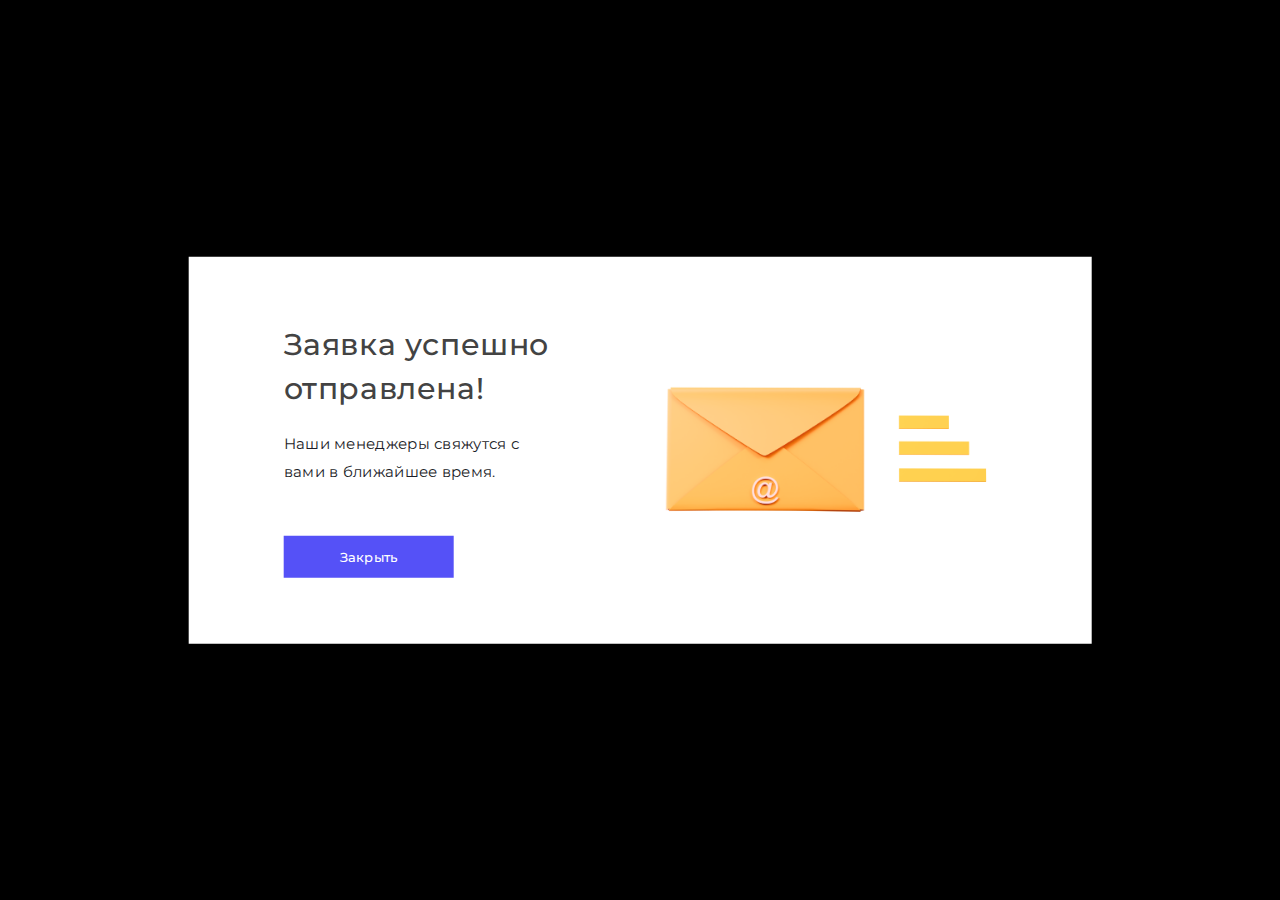
<file: 30.06/index.html>
<!DOCTYPE html>
<html lang="en">

<head>
    <meta charset="UTF-8">
    <meta http-equiv="X-UA-Compatible" content="IE=edge">
    <meta name="viewport" content="width=device-width, initial-scale=1.0">
    <title>Document</title>
    <link rel="stylesheet" href="style/style.css">
    <link rel="preconnect" href="https://fonts.googleapis.com">
    <link rel="preconnect" href="https://fonts.gstatic.com" crossorigin>
    <link href="https://fonts.googleapis.com/css2?family=Montserrat:ital,wght@0,100;0,200;0,300;0,400;0,500;0,600;0,700;0,800;0,900;1,100;1,200;1,300;1,400;1,500;1,600;1,700;1,800;1,900&display=swap" rel="stylesheet">
</head>

<body>
    <div class="wrapper">
        <div class="container">
            <div class="noti">
                <div class="noti__info">
                    <h2 class="title">
                        Заявка успешно отправлена!
                    </h2>
                    <p class="text">
                        Наши менеджеры свяжутся с вами в ближайшее время.
                    </p>
                    <button class="btn">
                        Закрыть
                    </button>
                </div>
                <div class="img">

                </div>
            </div>
        </div>
    </div>

</body>

</html>
</file>
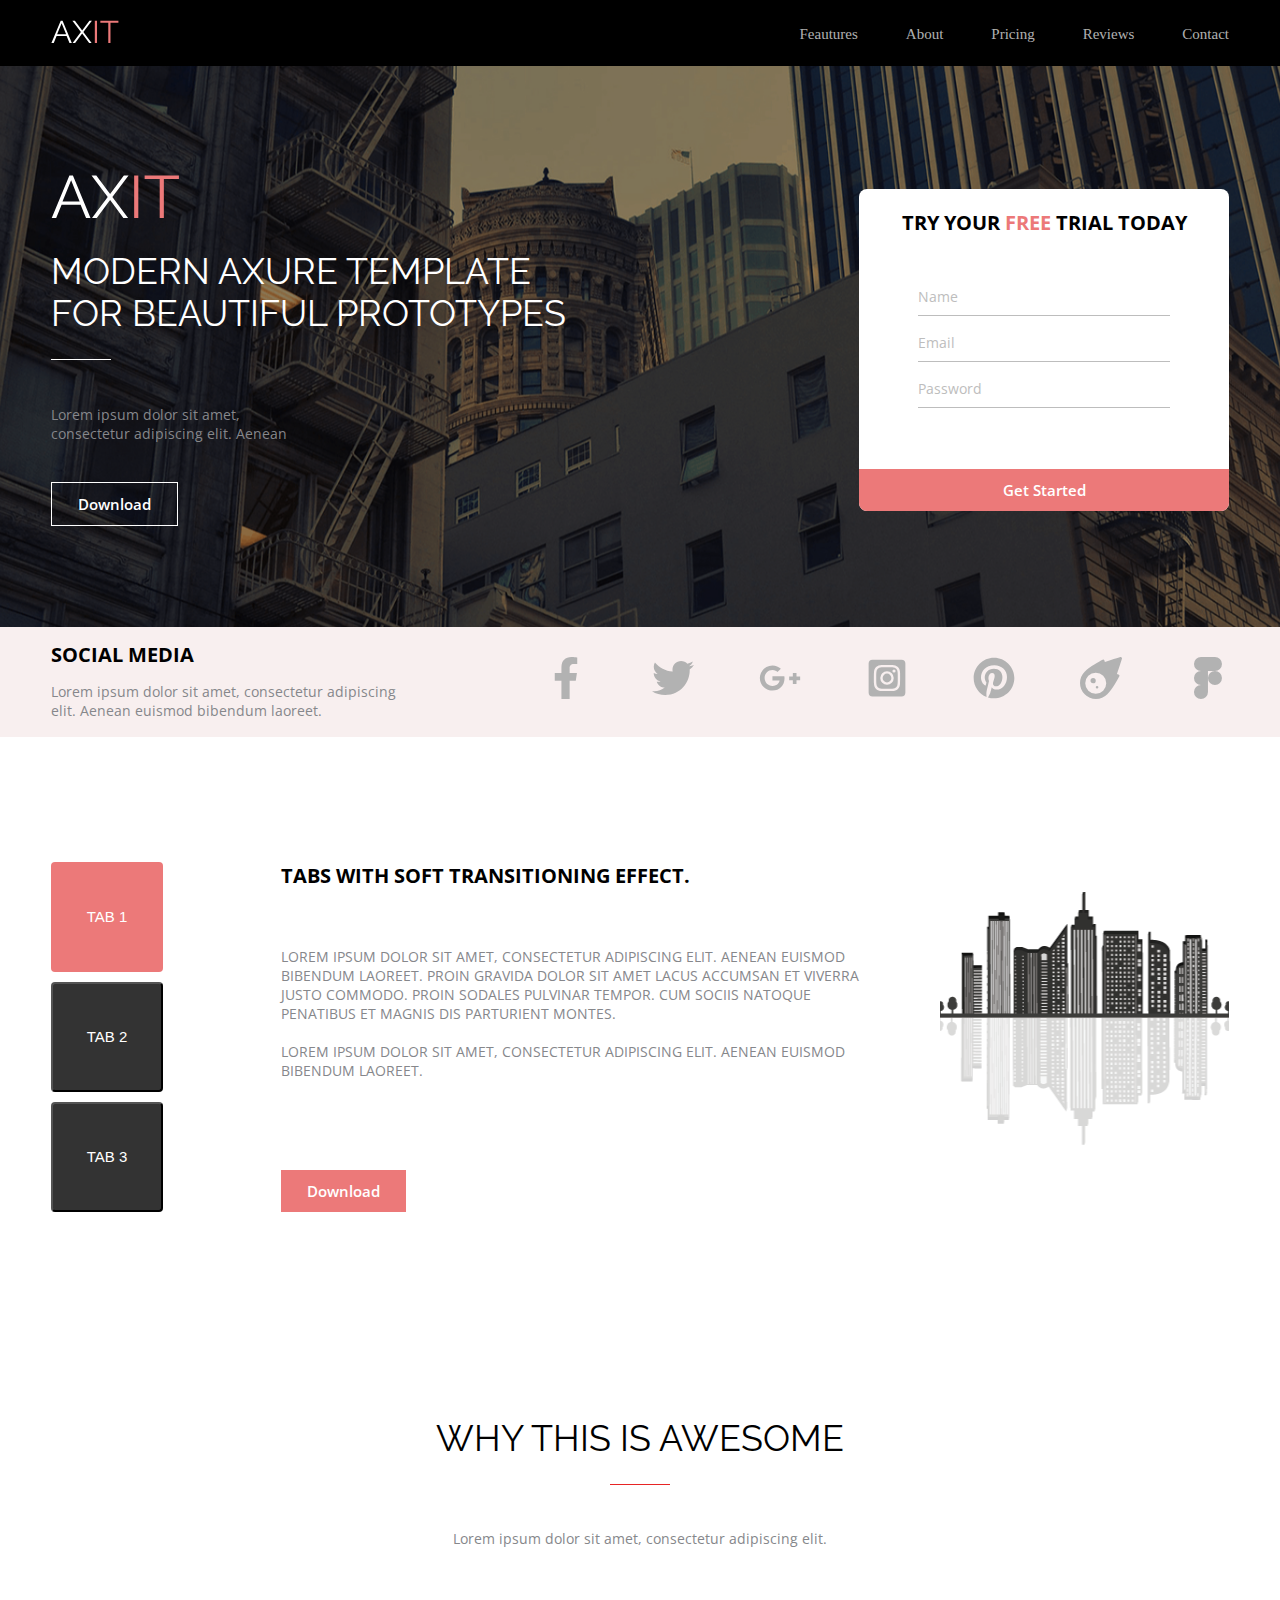
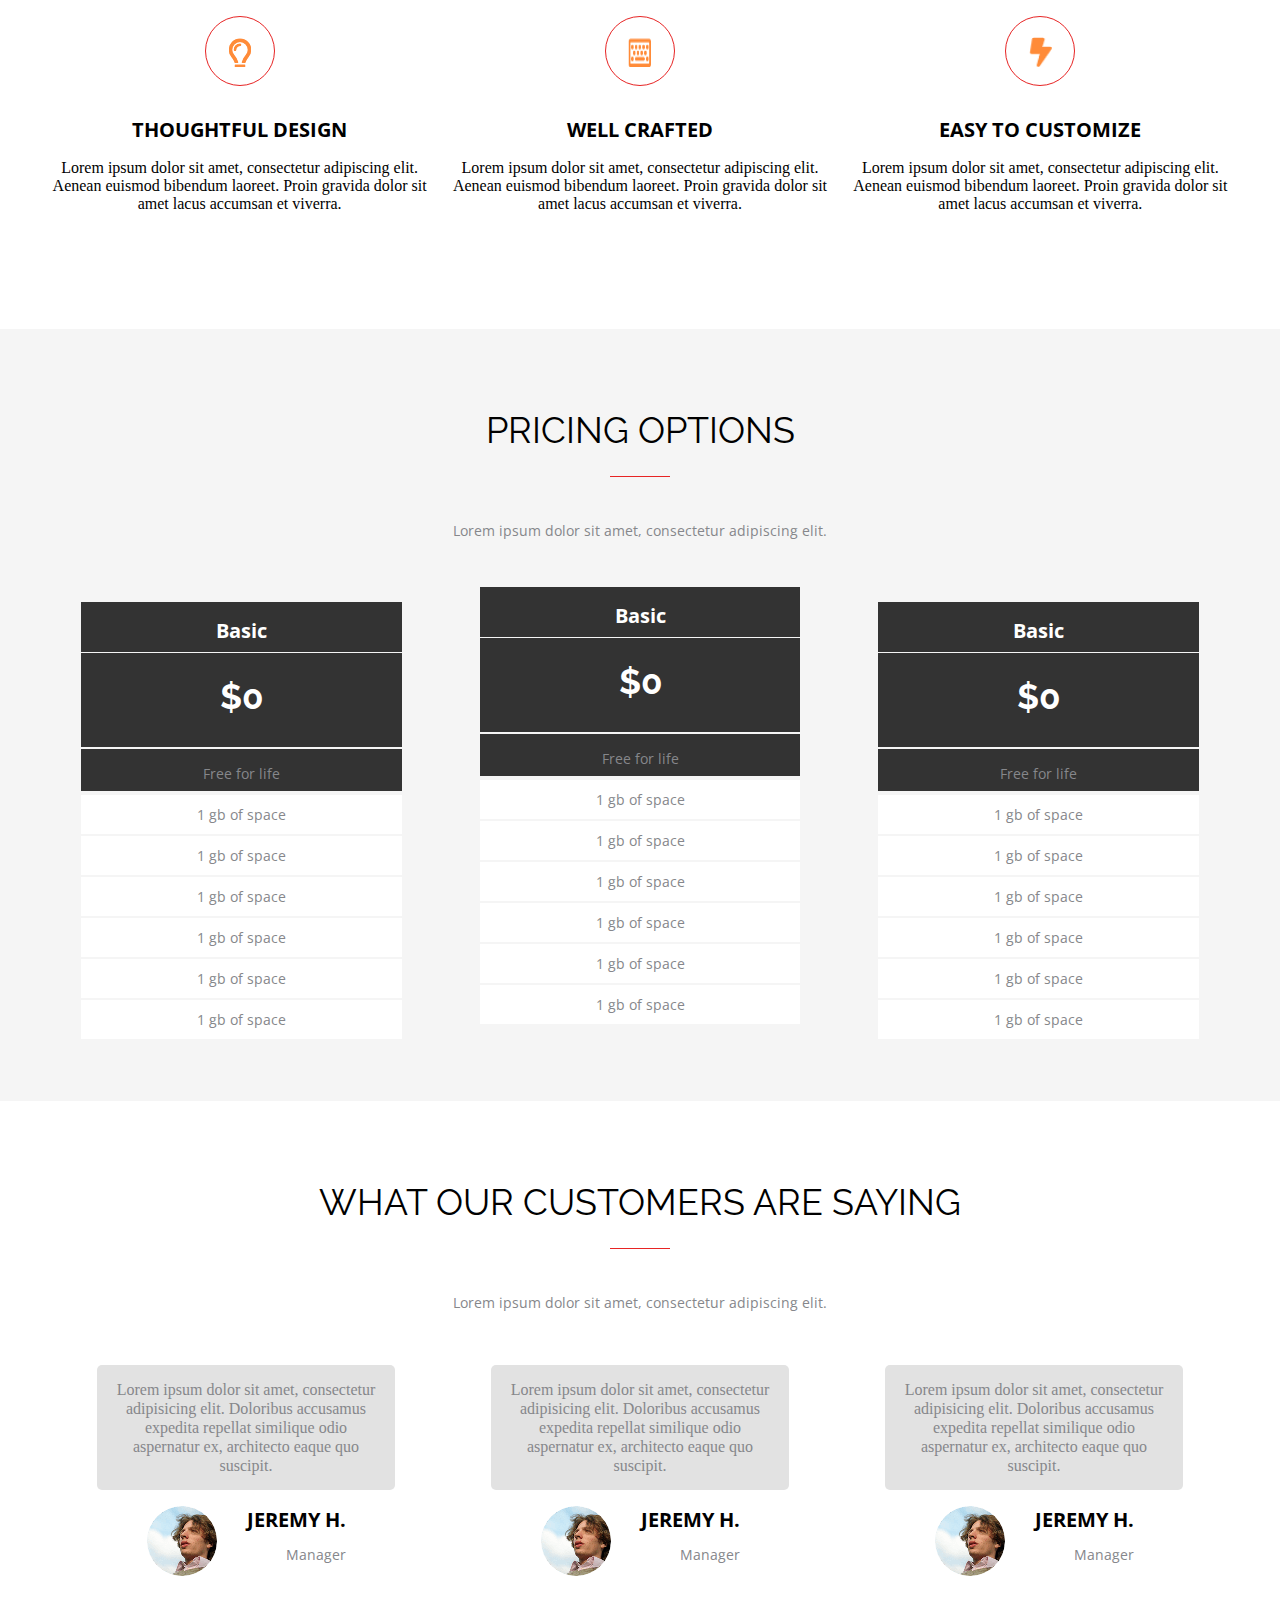
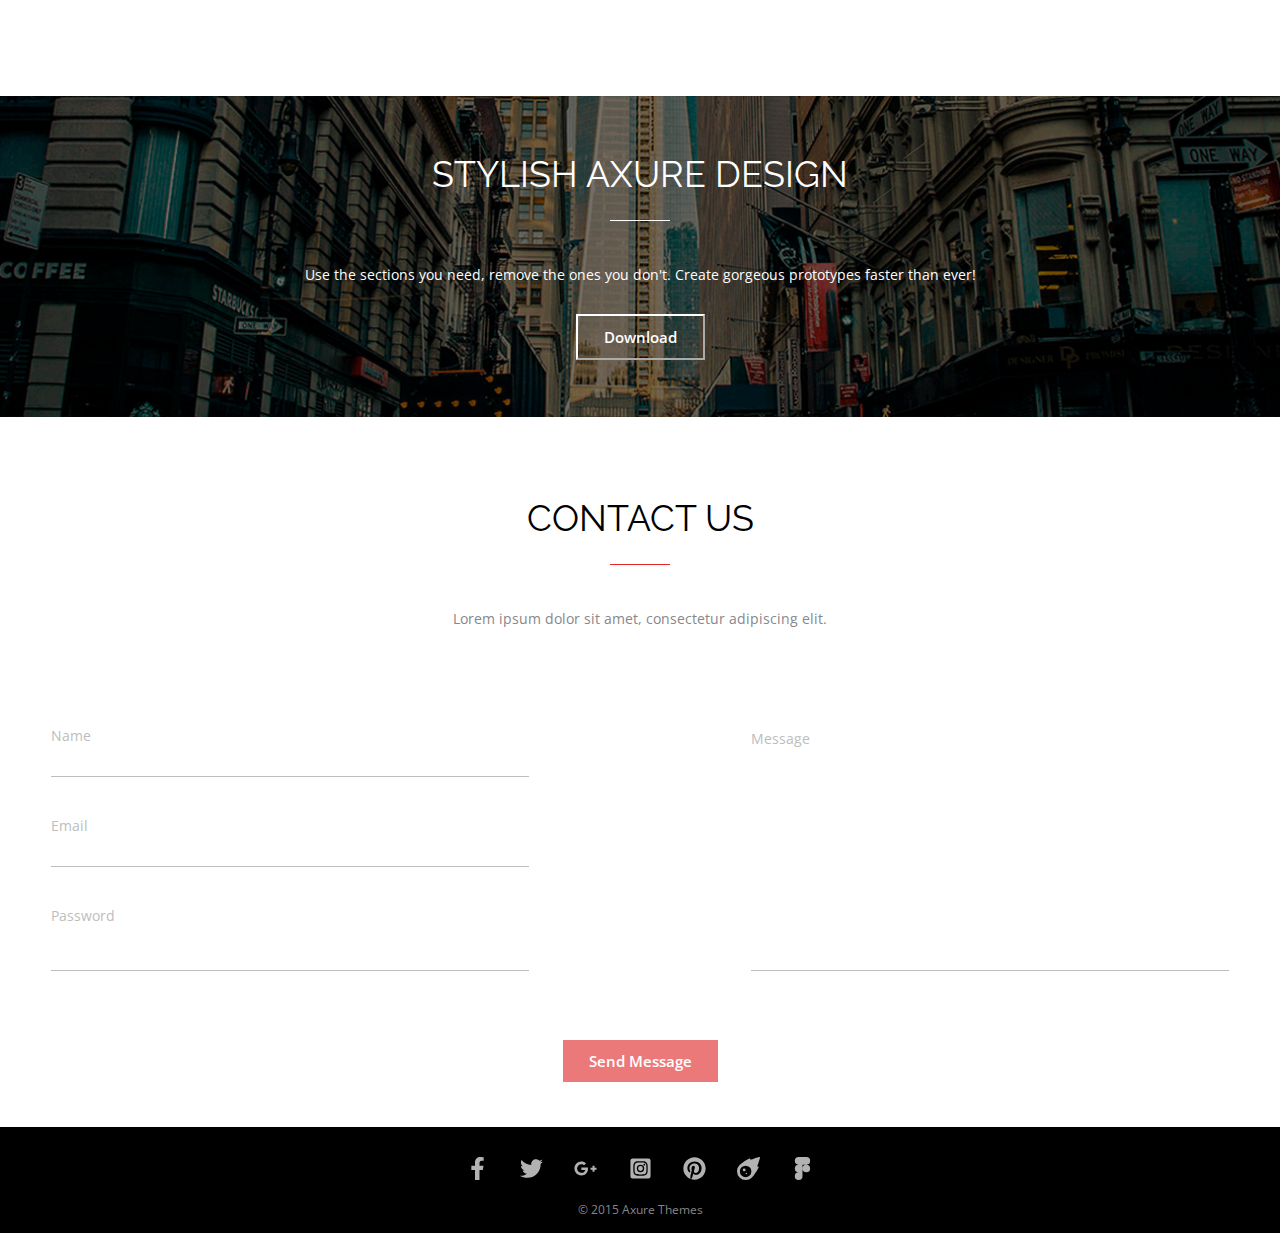
<file: axit design/index.html>
<!DOCTYPE html>
<html lang="en">

<head>
    <meta charset="UTF-8">
    <meta http-equiv="X-UA-Compatible" content="IE=edge">
    <meta name="viewport" content="width=device-width, initial-scale=1.0">
    <link rel="stylesheet" href="style/style.css">
    <link rel="preconnect" href="https://fonts.gstatic.com">
    <link rel="preconnect" href="https://fonts.gstatic.com">
    <link href="https://fonts.googleapis.com/css2?family=Open+Sans:ital,wght@0,300;0,400;0,600;0,700;0,800;1,300;1,400;1,600;1,700;1,800&family=Raleway:ital,wght@0,100;0,200;0,300;0,400;0,500;0,600;0,700;0,800;0,900;1,100;1,200;1,300;1,400;1,500;1,600;1,700;1,800;1,900&display=swap"
        rel="stylesheet">
    <title>Axit. MODERN AXURE TEMPLATE FOR BEAUTIFUL PROTOTYPES</title>
</head>

<body>
    <!-- header block -->
    <header class="header">
        <div class="container">
            <a href="" class="logo">
                <img src="media/logo.svg">
            </a>
            <nav class="nav">
                <ul class="nav-list">
                    <li class="nav-list__item">
                        <a href="" class="nav-list__link">Feautures</a>
                    </li>
                    <li class="nav-list__item">
                        <a href="" class="nav-list__link">About</a>
                    </li>
                    <li class="nav-list__item">
                        <a href="" class="nav-list__link">Pricing</a>
                    </li>
                    <li class="nav-list__item">
                        <a href="" class="nav-list__link">Reviews</a>
                    </li>
                    <li class="nav-list__item">
                        <a href="" class="nav-list__link">Contact</a>
                    </li>

                </ul>
            </nav>
        </div>
    </header>
    <main>
        <!-- axit block -->
        <section class="axit">
            <div class="container">
                <div class="axit__info">
                    <div class="axit-info">
                        <img src="media/logo.svg" alt="axit" class="axit-logo">
                    </div>
                    <h2 class="title axit-title">
                        MODERN AXURE TEMPLATE FOR BEAUTIFUL PROTOTYPES
                    </h2>
                    <p class="text axit-text">
                        Lorem ipsum dolor sit amet,<br> consectetur adipiscing elit. Aenean
                    </p>
                    <button class="btn axit-btn">
                        Download
                    </button>
                </div>
                <div class="form-block">
                    <form class="form">
                        <h3 class="form__title">Try Your <span class="color">FREE </span>Trial Today</h3>
                        <input type="text" id="Name" class="input" placeholder="Name">
                        <input type="email" id="Email" class="input" placeholder="Email">
                        <input type="password" id="Password" class="input" placeholder="Password">
                        <button class="btn form__btn">Get Started</button>
                    </form>
                </div>
            </div>
        </section>
        <!-- social media -->
        <section class="social">
            <div class="container">
                <div class="social__info">
                    <h3 class="social__title">Social Media</h3>
                    <p class="text social__text">Lorem ipsum dolor sit amet, consectetur adipiscing elit. Aenean euismod bibendum laoreet.</p>
                </div>
                <div class="social__links">
                    <a href="" class="social__img">
                        <img src="media/facebook.svg">
                    </a>
                    <a href="" class="social__img">
                        <img src="media/twitter.svg">
                    </a>
                    <a href="" class="social__img">
                        <img src="media/google.svg">
                    </a>
                    <a href="" class="social__img">
                        <img src="media/instagram.svg">
                    </a>
                    <a href="" class="social__img">
                        <img src="media/pinter.svg">
                    </a>
                    <a href="" class="social__img">
                        <img src="media/meteor.svg">
                    </a>
                    <a href="" class="social__img">
                        <img src="media/figma.svg">
                    </a>
                </div>
            </div>
        </section>
        <!-- TABS BLOCK -->
        <section class="tabs">
            <div class="container">
                <div class="tabs-block">
                    <button class="tabs-block__item active">
                        tab 1
                    </button>
                    <button class="tabs-block__item">
                        tab 2
                    </button>
                    <button class="tabs-block__item">
                        tab 3
                    </button>
                </div>
                <div class="tabs-content">
                    <div class="tabs-content__info">
                        <h3 class="tabs-content__title">
                            Tabs with soft transitioning effect.
                        </h3>
                        <p class="text tabs-content__text">
                            Lorem ipsum dolor sit amet, consectetur adipiscing elit. Aenean euismod bibendum laoreet. Proin gravida dolor sit amet lacus accumsan et viverra justo commodo. Proin sodales pulvinar tempor. Cum sociis natoque penatibus et magnis dis parturient montes.
                        </p>
                        <p class="text tabs-content__text">
                            Lorem ipsum dolor sit amet, consectetur adipiscing elit. Aenean euismod bibendum laoreet.
                        </p>
                        <button class="btn tabs-content__btn">
                            Download
                        </button>
                    </div>
                    <div class="tabs-img">

                    </div>
                </div>
            </div>
        </section>
        <!-- awesome block -->
        <div class="awesome">
            <div class="container">
                <h2 class="title">
                    WHY THIS IS AWESOME
                </h2>
                <p class="text awesome-text">Lorem ipsum dolor sit amet, consectetur adipiscing elit.</p>
                <div class="awesome-block">
                    <div class="awesome-block__item">
                        <div class="awesome-block__img">
                            <img src="media/lamp.png">
                        </div>
                        <h3 class="awesome-block__title">
                            Thoughtful Design
                        </h3>
                        <p class="awesome-block__text">
                            Lorem ipsum dolor sit amet, consectetur adipiscing elit. Aenean euismod bibendum laoreet. Proin gravida dolor sit amet lacus accumsan et viverra.
                        </p>
                    </div>
                    <div class="awesome-block__item">
                        <div class="awesome-block__img">
                            <img src="media/keyboard.png">
                        </div>
                        <h3 class="awesome-block__title">
                            Well Crafted
                        </h3>
                        <p class="awesome-block__text">
                            Lorem ipsum dolor sit amet, consectetur adipiscing elit. Aenean euismod bibendum laoreet. Proin gravida dolor sit amet lacus accumsan et viverra.
                        </p>
                    </div>
                    <div class="awesome-block__item">
                        <div class="awesome-block__img">
                            <img src="media/lightning.png">
                        </div>
                        <h3 class="awesome-block__title">
                            Easy to Customize
                        </h3>
                        <p class="awesome-block__text">
                            Lorem ipsum dolor sit amet, consectetur adipiscing elit. Aenean euismod bibendum laoreet. Proin gravida dolor sit amet lacus accumsan et viverra.
                            </dp>
                    </div>
                </div>
            </div>
        </div>
        <!-- price block -->
        <div class="price-block">
            <div class="container">
                <h2 class="title">
                    pricing options
                </h2>
                <p class="text price-text">
                    Lorem ipsum dolor sit amet, consectetur adipiscing elit.
                </p>
                <div class="price-item">
                    <ul class="price-list">
                        <li class="price-list__item black">
                            <p class="text black__text">
                                Basic
                            </p>
                        </li>
                        <li class="price-list__item black big">
                            <p class=" big__text">
                                $0
                            </p>
                        </li>
                        <li class="price-list__item black">
                            <p class="text">
                                Free for life
                            </p>
                        </li>
                        <li class="price-list__item">
                            <p class="text price-list__text">1 gb of space</p>
                        </li>
                        <li class="price-list__item">
                            <p class="text price-list__text">1 gb of space</p>
                        </li>
                        <li class="price-list__item">
                            <p class="text price-list__text">1 gb of space</p>
                        </li>
                        <li class="price-list__item">
                            <p class="text price-list__text">1 gb of space</p>
                        </li>
                        <li class="price-list__item">
                            <p class="text price-list__text">1 gb of space</p>
                        </li>
                        <li class="price-list__item">
                            <p class="text price-list__text">1 gb of space</p>
                        </li>
                    </ul>
                    <ul class="price-list">
                        <li class="price-list__item black">
                            <p class="text black__text">
                                Basic
                            </p>
                        </li>
                        <li class="price-list__item black big">
                            <p class=" big__text">
                                $0
                            </p>
                        </li>
                        <li class="price-list__item black">
                            <p class="text ">
                                Free for life
                            </p>
                        </li>
                        <li class="price-list__item">
                            <p class="text price-list__text">1 gb of space</p>
                        </li>
                        <li class="price-list__item">
                            <p class="text price-list__text">1 gb of space</p>
                        </li>
                        <li class="price-list__item">
                            <p class="text price-list__text">1 gb of space</p>
                        </li>
                        <li class="price-list__item">
                            <p class="text price-list__text">1 gb of space</p>
                        </li>
                        <li class="price-list__item">
                            <p class="text price-list__text">1 gb of space</p>
                        </li>
                        <li class="price-list__item">
                            <p class="text price-list__text">1 gb of space</p>
                        </li>
                    </ul>
                    <ul class="price-list">
                        <li class="price-list__item black">
                            <p class="text black__text">
                                Basic
                            </p>
                        </li>
                        <li class="price-list__item black big">
                            <p class=" big__text">
                                $0
                            </p>
                        </li>
                        <li class="price-list__item black">
                            <p class="text ">
                                Free for life
                            </p>
                        </li>
                        <li class="price-list__item">
                            <p class="text price-list__text">1 gb of space</p>
                        </li>
                        <li class="price-list__item">
                            <p class="text price-list__text">1 gb of space</p>
                        </li>
                        <li class="price-list__item">
                            <p class="text price-list__text">1 gb of space</p>
                        </li>
                        <li class="price-list__item">
                            <p class="text price-list__text">1 gb of space</p>
                        </li>
                        <li class="price-list__item">
                            <p class="text price-list__text">1 gb of space</p>
                        </li>
                        <li class="price-list__item">
                            <p class="text price-list__text">1 gb of space</p>
                        </li>
                    </ul>
                </div>

            </div>

        </div>
        <!-- nachaclo bloka comments -->
        <div class="comments">
            <div class="container">
                <h2 class="title comments__title">
                    what our customers are saying
                </h2>
                <p class="text comments__text">Lorem ipsum dolor sit amet, consectetur adipiscing elit.</p>
                <div class="comments-block">
                    <div class="comments-block__item">

                        <p class="comments-block__text">Lorem ipsum dolor sit amet, consectetur adipisicing elit. Doloribus accusamus expedita repellat similique odio aspernatur ex, architecto eaque quo suscipit.</p>


                        <div class="comments-block__info">
                            <div class="comments-block__img">
                                <img src="media/1.png">
                            </div>
                            <div class="comments-block__about">
                                <h3 class="comments-block__name">Jeremy H.</h3>
                                <p class="comments-block__job">Manager</p>
                            </div>
                        </div>
                    </div>
                    <div class="comments-block__item">

                        <p class="comments-block__text">Lorem ipsum dolor sit amet, consectetur adipisicing elit. Doloribus accusamus expedita repellat similique odio aspernatur ex, architecto eaque quo suscipit.</p>

                        <div class="comments-block__info">
                            <div class="comments-block__img">
                                <img src="media/1.png">
                            </div>
                            <div class="comments-block__about">
                                <h3 class="comments-block__name">Jeremy H.</h3>
                                <p class="comments-block__job">Manager</p>
                            </div>
                        </div>
                    </div>
                    <div class="comments-block__item">

                        <p class="comments-block__text">Lorem ipsum dolor sit amet, consectetur adipisicing elit. Doloribus accusamus expedita repellat similique odio aspernatur ex, architecto eaque quo suscipit.</p>

                        <div class="comments-block__info">
                            <div class="comments-block__img">
                                <img src="media/1.png">
                            </div>
                            <div class="comments-block__about">
                                <h3 class="comments-block__name">Jeremy H.</h3>
                                <p class="comments-block__job">Manager</p>
                            </div>
                        </div>
                    </div>
                </div>
            </div>
        </div>
        <!-- nachalo btn bloka -->
        <div class="wrapper-design">
            <div class="container">
                <h2 class="title wrapper-design__title">
                    STYLISH AXURE DESIGN
                </h2>
                <p class="text wrapper-design__text">Use the sections you need, remove the ones you don't. Create gorgeous prototypes faster than ever!</p>
                <button class="btn btn-white">Download</button>
            </div>
        </div>
        <!-- contact block -->
        <section class="contact">
            <div class="container">
                <h2 class="title contact-title">
                    contact us
                </h2>
                <p class="text contact-text">
                    Lorem ipsum dolor sit amet, consectetur adipiscing elit.
                </p>
                <div class="form__info">

                    <form class="contact__form">
                        <input type="text" id="Name" class="input contact__input  " placeholder="Name">
                        <input type="email" id="Email" class="input contact__input " placeholder="Email">
                        <input type="password" id="Password" class="input contact__input  " placeholder="Password">
                        <textarea name="message" id="message" class="input contact__message" placeholder="Message"></textarea>
                        <button class="btn contact-btn">  Send Message                </button>

                    </form>

                </div>

        </section>
    </main>
    <!-- footer -->
    <footer class="footer">
        <div class="container">
            <div class="footer__links">
                <a href="" class="links__img">
                    <img src="media/facebook.svg">
                </a>
                <a href="" class="links__img">
                    <img src="media/twitter.svg">
                </a>
                <a href="" class="links__img">
                    <img src="media/google.svg">
                </a>
                <a href="" class="links__img">
                    <img src="media/instagram.svg">
                </a>
                <a href="" class="links__img">
                    <img src="media/pinter.svg">
                </a>
                <a href="" class="links__img">
                    <img src="media/meteor.svg">
                </a>
                <a href="" class="links__img">
                    <img src="media/figma.svg">
                </a>
            </div>
            <p class="text links__text">© 2015 Axure Themes</p>
        </div>
    </footer>
</body>

</html>
</file>
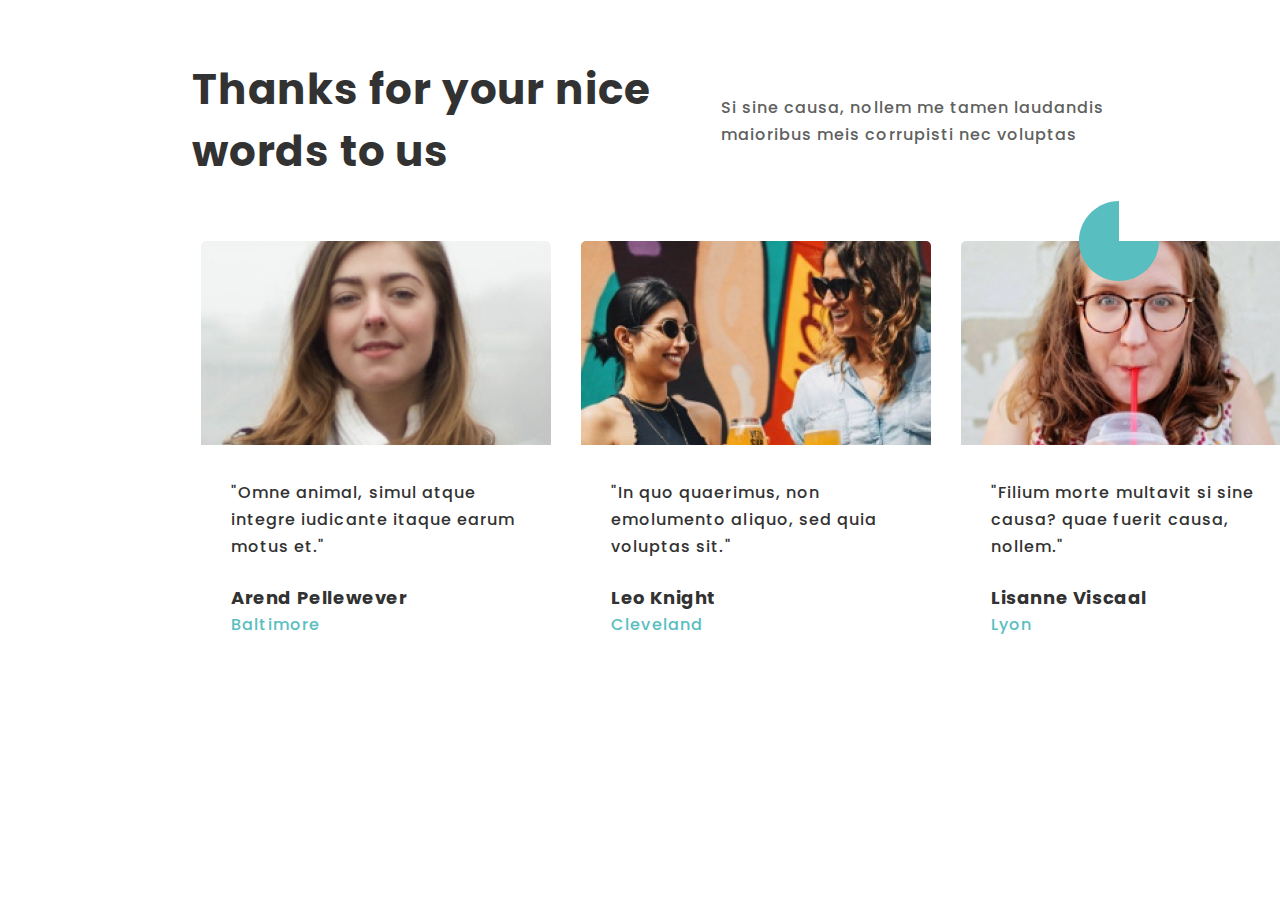
<file: task/index.html>
<!DOCTYPE html>
<html lang="en">

<head>
    <meta charset="UTF-8">
    <meta http-equiv="X-UA-Compatible" content="IE=edge">
    <meta name="viewport" content="width=device-width, initial-scale=1.0">
    <title>Document</title>
    <link rel="stylesheet" href="style/style.css">
    <link rel="stylesheet" href="style/fonts/fonts.css">
</head>

<body>
    <section class="wrapper">
        <div class="container">
            <div class="header">
                <h1 class="header__title">
                    Thanks for your nice words to us
                </h1>
                <p class="header__text">
                    Si sine causa, nollem me tamen laudandis maioribus meis corrupisti nec voluptas
                </p>
            </div>
            <div class="info">
                <a href="" class="item">
                    <img src="media/1.png" alt="" class="item__photo">
                    <button class="item__btn"></button>
                    <div class="btmText">
                        <p class="btmText__text">
                            "Omne animal, simul atque integre iudicante itaque earum motus et."
                        </p>
                        <h2 class="btmText__name">
                            Arend Pellewever
                        </h2>
                        <p class="btmText__city">
                            Baltimore
                        </p>
                    </div>

                </a>
                <a href="" class="item">
                    <img src="media/2.png" alt="" class="item__photo">
                    <button class="item__btn"></button>
                    <div class="btmText">
                        <p class="btmText__text">
                            "In quo quaerimus, non emolumento aliquo, sed quia voluptas sit."
                        </p>
                        <h2 class="btmText__name">
                            Leo Knight
                        </h2>
                        <p class="btmText__city">
                            Cleveland
                        </p>
                    </div>

                </a>
                <a href="" class="item">
                    <img src="media/3.png" alt="" class="item__photo item__last">
                    <button class="item__btn"></button>
                    <div class="btmText">
                        <p class="btmText__text">
                            "Filium morte multavit si sine causa? quae fuerit causa, nollem."
                        </p>
                        <h2 class="btmText__name">
                            Lisanne Viscaal
                        </h2>
                        <p class="btmText__city">
                            Lyon
                        </p>
                    </div>

                </a>
            </div>
        </div>
    </section>

</body>

</html>
</file>
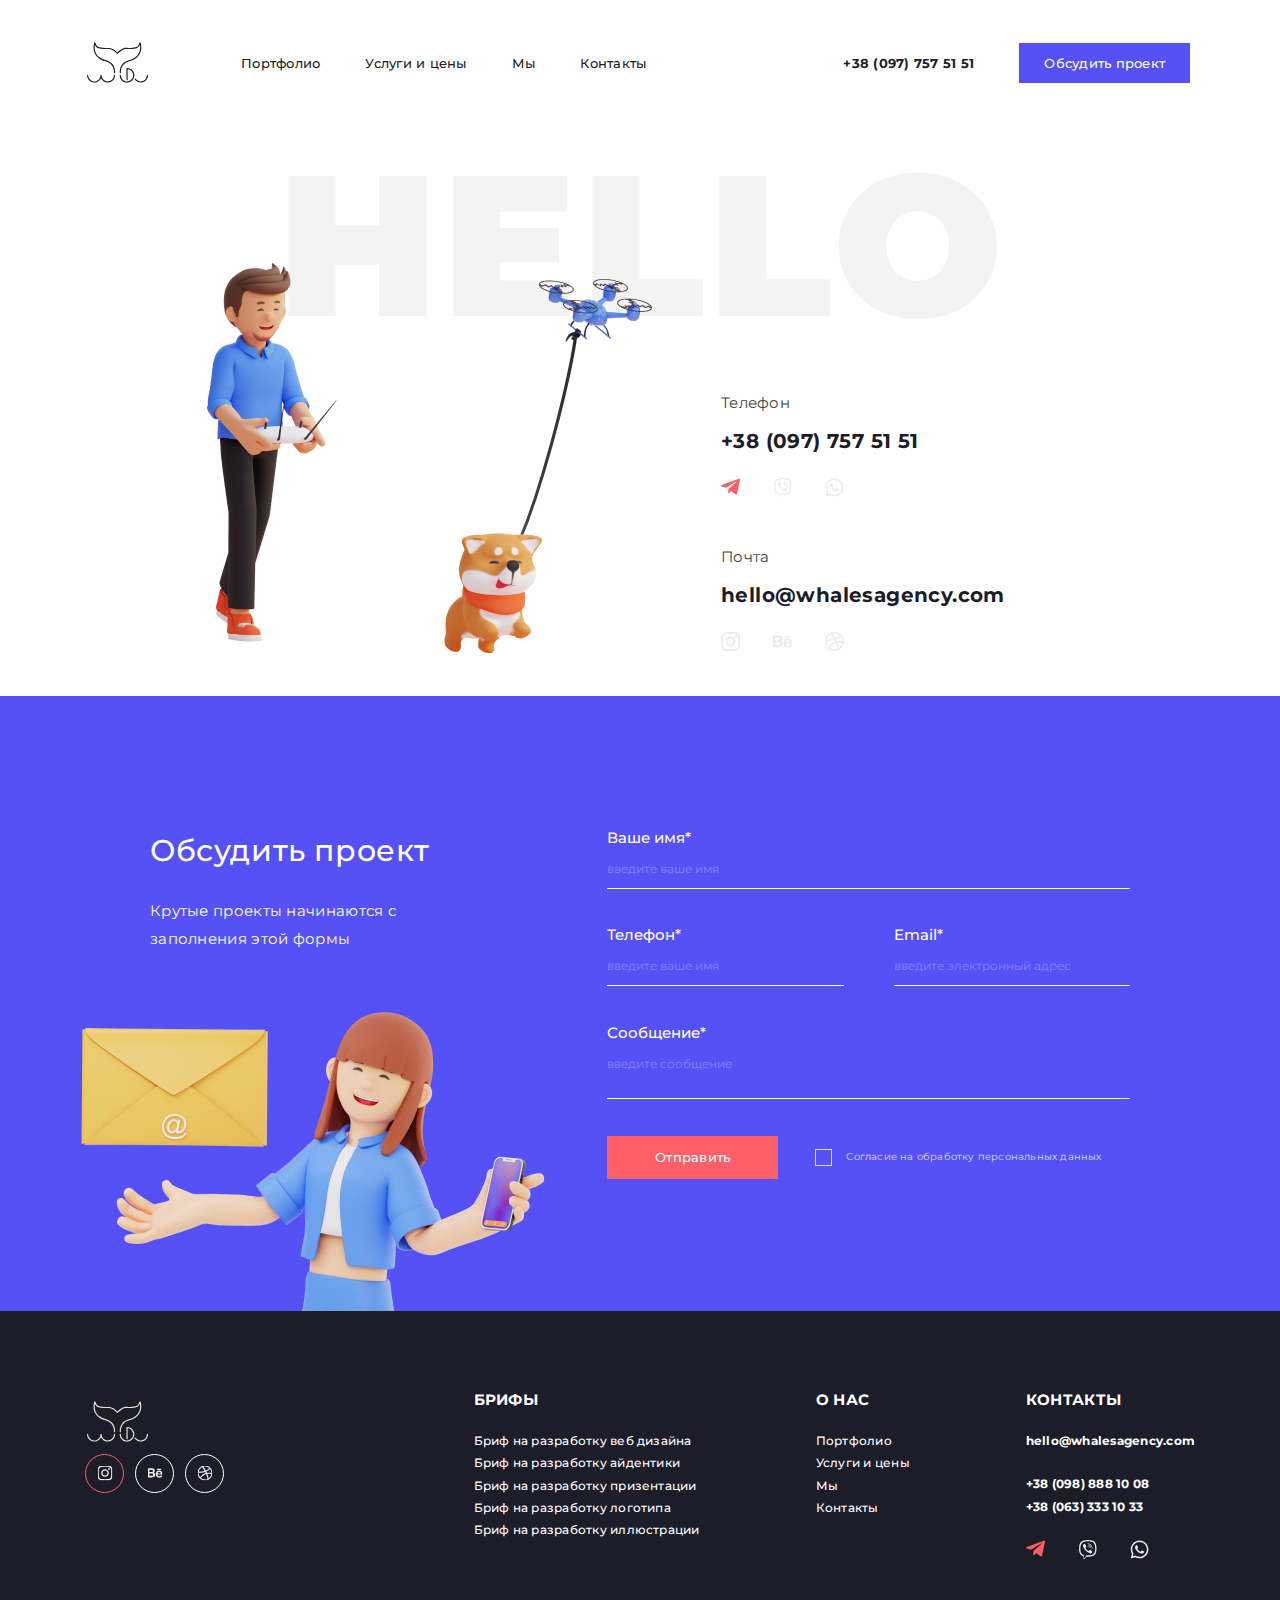
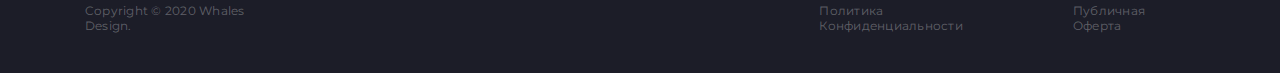
<file: whales design 1407/index.html>
<!DOCTYPE html>
<html lang="en">

<head>
    <meta charset="UTF-8">
    <meta http-equiv="X-UA-Compatible" content="IE=edge">
    <meta name="viewport" content="width=device-width, initial-scale=1.0">
    <title>Whales Design 2</title>
    <link rel="stylesheet" href="style/style.css">
    <link rel="preconnect" href="https://fonts.googleapis.com">
    <link rel="preconnect" href="https://fonts.gstatic.com" crossorigin>
    <link href="https://fonts.googleapis.com/css2?family=Montserrat:ital,wght@0,100;0,200;0,300;0,400;0,500;0,600;0,700;0,800;0,900;1,100;1,200;1,300;1,400;1,500;1,600;1,700;1,800;1,900&display=swap" rel="stylesheet">
</head>

<body>
    <!-- header -->
    <header class="header">
        <div class="container">

            <menu class="menu">
                <li class="menu__item header__logo">
                    <a href="" class="logo__link">
                        <img src="media/logo.svg" alt="" class="logo">
                    </a>
                </li>
                <li class="menu__item">
                    <a href="" class="link menu__link">
                        Портфолио
                    </a>
                </li>
                <li class="menu__item">
                    <a href="" class="link menu__link">
                        Услуги и цены
                    </a>
                </li>
                <li class="menu__item">
                    <a href="" class="link menu__link">
                        Мы  
                    </a>
                </li>
                <li class="menu__item">
                    <a href="" class="link menu__link">
                        Контакты
                    </a>
                </li>
                <li class="menu__item">
                    <a href="tel:+380977575151" class="link phone header-phone">+38 (097) 757 51 51</a>
                </li>
                <li class="menu__item">
                    <button class="btn header__btn">
                        Обсудить проект
                    </button>
                </li>
            </menu>


        </div>
    </header>
    <!-- main -->
    <main>
        <!-- hello block -->
        <section class="hello   ">
            <div class="container">
                <p class="background-text">
                    hello
                </p>
                <div class="background-img">

                </div>

                <div class="social">
                    <p class="text hello__text">
                        Телефон
                    </p>
                    <a href="tel:+380977575151" class="link phone hello__phone">
                        +38 (097) 757 51 51
                    </a>
                    <ul class="social-list">
                        <li class="social-item">
                            <a href="" class="link social__link">
                                <img src="media/Vector (1).svg" alt="" class="link-img">
                            </a>

                        </li>
                        <li class="social-item">
                            <a href="" class="link social__link">
                                <img src="media/viber (1).svg" alt="" class="link-img">
                            </a>
                        </li>
                        <li class="social-item">
                            <a href="" class="link social__link">
                                <img src="media/whatsapp (1).svg" alt="" class="link-img">
                            </a>
                        </li>
                    </ul>

                    <p class="text hello__text">
                        Почта
                    </p>
                    <a href="mailto:hello@whalesagency.com" class="link mail hello__mail">hello@whalesagency.com</a>
                    <ul class="social-list">
                        <li class="social-item">
                            <a href="" class="link social__link">
                                <img src="media/instagram (1).svg" alt="" class="link-img">
                            </a>

                        </li>
                        <li class="social-item">
                            <a href="" class="link social__link">
                                <img src="media/behance.svg" alt="" class="link-img">
                            </a>
                        </li>
                        <li class="social-item">
                            <a href="" class="link social__link">
                                <img src="media/dribbblelogo.svg" alt="" class="link-img">
                            </a>
                        </li>
                    </ul>
                </div>
            </div>
            </div>
        </section>
        <!-- form block -->
        <section class="form-block">
            <div class="container">
                <div class="form__info">
                    <h2 class="title form__title">
                        Обсудить проект
                    </h2>
                    <p class="text form__text">
                        Крутые проекты начинаются с заполнения этой формы
                    </p>
                    <div class="form-background">

                    </div>
                </div>
                <form class="form contact__form" action="">
                    <div class="form__item">
                        <label class="  form__label" for="name">Ваше имя</label>
                        <input type="name" id="name" class="form-input" placeholder="введите ваше имя">
                    </div>
                    <div class="form__item">
                        <label class=" form__label" for="">Телефон</label>
                        <input type="phone" id="phone" class="form-input" placeholder="введите ваше имя">
                    </div>
                    <div class="form__item">
                        <label class="form__label" for="email">Email</label>
                        <input type="email" id="email" class="form-input" placeholder="введите электронный адрес">
                    </div>
                    <div class="form__item">
                        <label class="  form__label" for="message ">Сообщение</label>
                        <textarea name="message" id="message" class="form-input" placeholder="введите сообщение"></textarea>

                    </div>
                    <button class="btn form__btn">Отправить</button>
                    <div class="form__checkbox">
                        <input type="checkbox" id="checkbox" class="input__checkbox">
                        <label for="checkbox" class="label__checkbox"><span class="item">
                                                            
                        </span>Согласие на обработку персональных данных</label>

                    </div>
                </form>
            </div>
        </section>

    </main>
    <!-- FOOTER -->
    <footer class="footer">
        <div class="container">
            <div class="footer-logo">
                <img src="media/logo.svg" alt="" class="footer__logo">
            </div>

            <div class="wrapper">
                <div class="breefs">
                    <h2 class="title footer__title"> Брифы</h2>
                    <ul class="footer__list breefs__list">
                        <li class="footer__item breefs__item">
                            <a href="" class="link footer__link">Бриф на разработку веб дизайна</a>
                        </li>
                        <li class=" footer__item breefs__item">
                            <a href="" class="link footer__link">Бриф на разработку айдентики</a>
                        </li>
                        <li class="footer__item breefs__item">
                            <a href="" class="link footer__link">Бриф на разработку призентации</a>
                        </li>
                        <li class="footer__item breefs__item">
                            <a href="" class="link footer__link">Бриф на разработку логотипа</a>
                        </li>
                        <li class=" footer__item breefs__item">
                            <a href="" class="link footer__link">Бриф на разработку иллюстрации</a>
                        </li>

                    </ul>
                </div>
                <div class="about">
                    <h2 class="title footer__title"> О нас</h2>
                    <ul class="footer__list about__list">
                        <li class="footer__item about__item">
                            <a href="" class="link footer__link">Портфолио</a>
                        </li>
                        <li class="footer__item about__item">
                            <a href="" class="link footer__link">Услуги и цены</a>
                        </li>
                        <li class="footer__item about__item">
                            <a href="" class="link footer__link">Мы</a>
                        </li>
                        <li class="footer__item about__item">
                            <a href="" class="link footer__link">Контакты</a>
                        </li>
                    </ul>
                </div>
                <div class="contacts">
                    <h2 class="title footer__title">Контакты</h2>
                    <ul class="footer__list contacts__list">
                        <li class="footer__item contacts__item">
                            <a href="mailto:hello@whalesagency.com" class="link mail footer__link">
                            hello@whalesagency.com
                           </a>
                        </li>
                        <li class="footer__item contacts__item">
                            <a href="tel:+380988881008" class="link phone footer__link">
                            +38 (098) 888 10 08
                        </a>
                        </li>
                        <li class="footer__item contacts__item">
                            <a href="tel:+380633331033" class="link phone footer__link">
                            +38 (063) 333 10 33
                        </a>
                        </li>

                    </ul>
                    <ul class="social-list">
                        <li class="social-item">
                            <a href="" class="link social__link">
                                <img src="media/Vector (1).svg" alt="" class="link-img">
                            </a>

                        </li>
                        <li class="social-item">
                            <a href="" class="link social__link">
                                <img src="media/viber (1).svg" alt="" class="link-img">
                            </a>
                        </li>
                        <li class="social-item">
                            <a href="" class="link social__link">
                                <img src="media/whatsapp (1).svg" alt="" class="link-img">
                            </a>
                        </li>
                    </ul>
                </div>

            </div>
            <ul class="social-list round">
                <li class="social-item">
                    <a href="" class="link social__link">
                        <img src="media/instagram (1).svg" alt="" class="link-img">
                    </a>

                </li>
                <li class="social-item">
                    <a href="" class="link social__link">
                        <img src="media/behance.svg" alt="" class="link-img">
                    </a>
                </li>
                <li class="social-item">
                    <a href="" class="link social__link">
                        <img src="media/dribbblelogo.svg" alt="" class="link-img">
                    </a>
                </li>
            </ul>
            <div class="copyright">
                <p class=" text footer-background-text">
                    Copyright © 2020 Whales Design.
                </p>
                <a class="link footer-background-text">
                    Политика Конфиденциальности
                </a>
                <a class="link footer-background-text">
                    Публичная Оферта
                </a>

            </div>
        </div>
    </footer>
</body>

</html>
</file>
<file: 30.06/style/style.css>
* {
    margin: 0;
    padding: 0;
    box-sizing: border-box;
}

@keyframes noti {
    from {
        opacity: 0;
    }
    to {
        opacity: 1;
    }
}

.wrapper {
    height: 100vh;
    padding: 0 16px;
    background-color: #000;
}

.title {
    font-family: Montserrat;
    font-style: normal;
    font-weight: 500;
    font-size: 30px;
    line-height: 145%;
    letter-spacing: 0.02em;
    color: #434343;
    margin-bottom: 20px;
}

.text {
    font-family: Montserrat;
    font-style: normal;
    font-weight: normal;
    font-size: 15px;
    line-height: 185%;
    letter-spacing: 0.02em;
    color: #1C1D28;
    margin-bottom: 50px;
}

.container {
    margin: 0 auto;
    max-width: 1200px;
    height: 100%;
    position: relative;
}

.noti {
    position: absolute;
    top: 50%;
    left: 50%;
    transform: translate(-50%, -50%);
    max-width: 980px;
    padding: 66px 95px;
    background-color: #fff;
    display: flex;
    justify-content: space-between;
    align-items: center;
    animation: noti .5s linear;
}

.btn {
    display: inline-block;
    background-color: #5551F7;
    padding: 13px 56px;
    border: none;
    font-family: Montserrat;
    font-style: normal;
    font-weight: 500;
    font-size: 13px;
    line-height: 16px;
    letter-spacing: 0.02em;
    color: #FFFFFF;
}

.btn:hover {
    cursor: pointer;
    background-color: #3533b4;
}

.noti__info {
    display: inline-block;
    margin-right: 78px;
    max-width: 276px;
}

.img {
    background-image: url(../media/1.png);
    width: 434px;
    height: 210px;
    background-position: center;
    background-size: contain;
    background-repeat: no-repeat;
}
</file>
<file: axit design/style/style.css>
* {
    margin: 0;
    padding: 0;
    box-sizing: border-box;
}

.container {
    max-width: 1210px;
    margin: 0 auto;
    padding: 0 16px;
    text-align: center;
}

.title {
    font-family: Raleway;
    text-transform: uppercase;
    font-size: 36px;
    margin-bottom: 70px;
    text-align: center;
    line-height: 42px;
    font-style: normal;
    font-weight: normal;
    position: relative
}

h2::after {
    content: '';
    width: 60px;
    height: 2px;
    border-top: 1px solid #E72424;
    display: inline-block;
    position: absolute;
    left: 50%;
    transform: translate(-50%, 0);
    top: calc(100% + 25px);
}

h3 {
    text-align: left;
    font-family: Open Sans;
    font-style: normal;
    font-weight: bold;
    font-size: 20px;
    line-height: 27px;
    text-transform: uppercase;
}

.text {
    font-family: 'Open Sans', sans-serif;
    font-family: Open Sans;
    font-style: normal;
    font-weight: normal;
    font-size: 14px;
    line-height: 19px;
    color: #86878B;
}

li {
    list-style-type: none;
}

.btn {
    padding: 11px 26px;
    font-family: Open Sans;
    font-style: normal;
    font-weight: 600;
    font-size: 15px;
    line-height: 20px;
    text-align: center;
}

.btn:hover {
    background: #422323;
    cursor: pointer;
}

main::before {
    display: block;
    content: "";
    width: 100%;
    height: 66px;
}

.input:hover {
    border-bottom: 1px solid #EC7979;
}

.input:focus {
    outline: none;
    border: 1px solid #EC7979;
    border-radius: 5px;
}


/* header block */

.header {
    position: fixed;
    z-index: 2;
    width: 100%;
    background-color: #000000;
    padding-top: 20px;
    padding-bottom: 19px;
}

.logo {
    width: 68px;
    display: inline-block;
}

.logo:hover {
    filter: invert(80%);
}

.logo img {
    width: 100%;
}

.nav-list {
    display: flex;
}

.nav-list__item {
    margin-right: 48px;
}

.nav-list__link:hover {
    color: #fff;
}

.nav-list__item:last-child {
    margin-right: 0;
}

.nav-list__link {
    color: rgba(255, 255, 255, 0.7);
    font-size: 15px;
    text-decoration: none;
}

.header .container {
    display: flex;
    justify-content: space-between;
    align-items: center;
}


/* axit block */

.axit {
    position: relative;
    padding-top: 108px;
    padding-bottom: 101px;
    background-image: url(../media/background1.jpg);
    background-size: cover;
    background-position: center;
    background-repeat: no-repeat;
}

.axit::after {
    content: '';
    position: absolute;
    width: 100%;
    height: 100%;
    left: 0;
    top: 0;
    background-color: rgba(0, 0, 0, 0.45);
}

.axit .container {
    z-index: 1;
    position: relative;
}

.axit-info {
    display: flex;
    justify-content: left;
    max-width: 544px;
}

.axit-logo {
    width: 129px;
    margin-bottom: 32px;
}

.axit-title {
    color: #fff;
    text-align: left;
    margin-bottom: 71px;
    max-width: 544PX;
}

.axit .axit-title::after {
    border-top: 1px solid #fff;
    display: inline-block;
    position: absolute;
    left: 0;
    transform: translate(0, 0);
    top: calc(100% + 25px);
}

.axit-text {
    margin-bottom: 39px;
    text-align: left;
    max-width: 282px;
    word-wrap: normal;
}

.axit__info {
    margin-right: 265px;
}

.axit-btn {
    display: flex;
    background-color: transparent;
    align-self: flex-start;
    color: #fff;
    border: solid 1px #fff;
}

.axit .container {
    display: flex;
    align-items: center;
}

.color {
    color: #EC7979;
    text-transform: uppercase;
}

.form-block {
    overflow: hidden;
    padding-top: 20px;
    width: 100%;
    background-color: #Fff;
    max-width: 370px;
    border-radius: 8px;
}

.form__title {
    margin-bottom: 44px;
}

.input {
    width: 100%;
    max-width: 252px;
    border: none;
    padding: 10px 0;
    border-bottom: 1px solid #BDBDBD;
    margin-bottom: 19px;
    margin: 0 auto 10px;
}

.input::placeholder {
    font-family: Open Sans;
    font-style: normal;
    font-weight: normal;
    font-size: 14px;
    line-height: 19px;
    color: #BDBDBD;
}

.input:last-of-type {
    margin: 0 auto;
    display: block;
}

.form__btn {
    background-color: #EC7979;
    border: none;
    color: #fff;
    width: 100%;
    margin-top: 61px;
}

.form__title {
    text-align: center;
}


/* social media */

.social {
    padding: 14px 0 17px;
    background-color: #F8EFEF;
}

.social .container {
    display: flex;
}

.social__info {
    display: inline-block;
    max-width: 365px;
    text-align: left;
    margin-right: 129px;
}

.social__title {
    margin-bottom: 14px;
}

.social__links {
    display: flex;
    align-items: center;
    justify-content: flex-end;
}

.social__img {
    margin-right: 65px;
    filter: invert(70%);
}

.social__img:hover {
    filter: invert(50%);
}

.social__img:last-child {
    margin-right: 0;
}

.social__img img {
    height: 42px;
    width: 42px;
}


/* TABS BLOCK */

.tabs {
    padding-top: 125px;
    padding-bottom: 125px;
}

.tabs .container {
    display: flex;
}

.tabs-block {
    width: 112px;
    margin-right: 118px;
}

.tabs-content {
    width: calc(100% - 112px - 118px);
    display: flex;
}

.tabs-block__item {
    width: 100%;
    display: flex;
    height: 110px;
    margin-bottom: 10px;
    justify-content: center;
    align-items: center;
    border-radius: 4px;
    background-color: #333333;
    color: #fff;
    font-size: 15px;
    text-transform: uppercase;
}

.tabs-block__item:hover {
    cursor: pointer;
    background-color: #a74f4f;
    border: none;
}

.tabs-block__item:last-child {
    margin-bottom: 0;
}

.tabs-block__item.active {
    background-color: #EC7979;
    border: none;
}

.tabs-img {
    width: 320px;
    height: 253px;
    background-image: url(../media/3.png);
    background-position: center;
    background-size: cover;
    margin-left: 50px;
    margin-top: 30px;
}

.tabs-content__info {
    width: calc(110% - 320px - 50px);
    position: relative;
}

.tabs-content__text {
    text-align: left;
}

.tabs-content__title {
    margin-bottom: 58px;
}

.tabs-content__text {
    text-transform: uppercase;
    margin-bottom: 19px;
}

.tabs-content__text:last-child {
    margin-bottom: 0;
}

.tabs-content__btn {
    position: absolute;
    top: 350px;
    left: 0;
    transform: translateY(-100%);
    color: #fff;
    background-color: #EC7979;
    border: none;
}


/* awesome block */

.awesome {
    padding-top: 80px;
    padding-bottom: 116px
}

.awesome-block {
    display: flex;
    justify-content: space-between;
    flex-wrap: wrap;
}

.awesome-text {
    margin-bottom: 68px;
}

.awesome-block__item {
    max-width: 100%;
    margin-right: 23px;
    width: calc((100% - 46px) / 3);
}

.awesome-block__item:last-child {
    margin-right: 0;
}

.awesome-block__img {
    display: block;
    margin: 0 auto 30px;
    width: 70px;
    height: 70px;
    border: 1px solid #E72424;
    border-radius: 50%;
}

.awesome-block__img img {
    width: 23px;
    height: 30px;
    margin: 20px 0;
}

.awesome-block__title {
    margin-bottom: 16px;
    text-align: center;
}


/* price block */

.price-block {
    padding-top: 80px;
    padding-bottom: 60px;
    background-color: #F5F5F5;
}

.price-block .container {
    max-width: 1150px;
}

.price-text {
    margin-bottom: 62px;
}

.price-item {
    display: flex;
    justify-content: center;
}

.price-list {
    display: flex;
    align-content: center;
    flex-direction: column;
    max-width: 100%;
    margin-right: 78px;
    width: calc((100% - 78px - 78px) / 3);
}

.price-list:last-child {
    margin-right: 0;
}

.price-list:nth-child(2) {
    margin-top: -15px;
}

.price-list__item {
    margin-bottom: 2px;
    padding: 10px 0;
    background-color: #fff;
}

.price-list__item:first-child {
    margin-bottom: 1px;
}

.price-list__item:nth-child(2) {
    padding: 26px 0 33px;
}

.price-list__item:nth-child(3) {
    margin-bottom: 4px;
}

.black {
    padding: 15px 0 8px;
    background-color: #333333;
}

.black__text {
    font-weight: bold;
    font-size: 20px;
    line-height: 27px;
    text-align: center;
    color: #fff;
}

.big__text {
    font-family: Raleway;
    font-style: normal;
    font-weight: bold;
    font-size: 35px;
    line-height: 100%;
    text-align: center;
    color: #FFFFFF;
}


/* comment block */

.comments {
    padding-top: 80px;
    padding-bottom: 120px;
}

.comments .container {
    max-width: 1118px;
}

.comments__text {
    margin-bottom: 53px;
}

.comments-block__item {
    max-width: 298px;
}

.comments-block {
    display: flex;
    justify-content: space-between;
}

.comments-block__img {
    margin-right: 30px;
    display: flex;
    align-items: center;
    justify-content: center;
}

.comments-block__img img {
    width: 70px;
    height: 70px;
    overflow: hidden;
    border-radius: 50%;
}

.comments-block__info {
    display: flex;
    justify-content: center;
}

.comments-block__text {
    padding: 15px;
    display: block;
    text-align: center;
    color: #86878B;
    white-space: pre-line;
    line-height: 19px;
    background: #E2E2E2;
    margin: 0 0 16px;
    border-radius: 5px;
    justify-content: center;
    align-items: center;
}

.comments-block_about {
    margin-top: 22px;
    margin-bottom: 120px;
    padding-top: 14px;
}

.comments-block__job {
    margin-top: 12px;
    text-align: right;
    font-family: Open Sans;
    font-style: normal;
    font-weight: normal;
    font-size: 14px;
    line-height: 19px;
    color: #86878B;
}


/* btn block*/

.wrapper-design {
    background-image: url(../media/2.jpg);
    background-size: cover;
    background-position: center;
    background-repeat: no-repeat;
    padding: 57px;
    position: relative;
}

.wrapper-design::after {
    content: '';
    position: absolute;
    width: 100%;
    height: 100%;
    left: 0;
    top: 0;
    background-color: rgba(0, 0, 0, 0.55);
}

.wrapper-design .container {
    color: #fff;
    z-index: 1;
    position: relative;
}

.wrapper-design .title::after {
    border-top: 1px solid #fff;
}

.wrapper-design__title {
    color: #fff;
}

.wrapper-design__text {
    color: #fff;
    margin-bottom: 30px;
}

.btn-white {
    color: #fff;
    border-color: #fff;
    background-color: transparent;
}


/* contact block */

.contact {
    padding: 80px 0 44px;
}

.contact-text {
    margin-bottom: 91px;
}

.contact-btn {
    background-color: #EC7979;
    border: 1px solid #FFFFFF;
    color: #fff;
    max-width: 166px;
    margin: 0 auto;
}

.contact__form {
    position: relative;
    display: flex;
    flex-direction: column;
}

.contact__input {
    max-width: 478px;
    width: 100%;
    padding-bottom: 32px;
    margin-bottom: 32px;
    margin-left: 0;
}

.contact__input:last-of-type {
    padding-bottom: 46px;
    margin-bottom: 68px;
    margin-left: 0;
}

.contact__message {
    resize: none;
    width: 100%;
    height: 100%;
    height: 252px;
    max-width: 478px;
    position: absolute;
    right: 0;
}


/* footer */

.footer {
    background-color: #000000;
    padding-top: 30px;
    padding-bottom: 15px;
}

.footer__links {
    display: flex;
    justify-content: center;
    margin-bottom: 18px;
}

.links__img {
    filter: invert(70%);
    margin-right: 31.2px;
}

.links__img img {
    width: 23px;
    height: 23px;
}

.links__img:last-child {
    margin-right: 0;
}

.links__text {
    font-size: 12px;
    line-height: 16.34px;
}

.links__img:hover {
    filter: invert(100%);
}
</file>
<file: task/style/style.css>
* {
  margin: 0;
  padding: 0;
  -webkit-box-sizing: border-box;
          box-sizing: border-box;
}

.wrapper {
  padding: 59px 0;
}

.container {
  max-width: 1142px;
  padding: 0 16px;
  margin: 0 145px 0 185px;
}

.header {
  display: -webkit-box;
  display: -ms-flexbox;
  display: flex;
  -webkit-box-align: center;
      -ms-flex-align: center;
          align-items: center;
  -webkit-box-pack: justify;
      -ms-flex-pack: justify;
          justify-content: space-between;
  margin-bottom: 58px;
}

.header__title {
  margin-left: -9px;
  max-width: 458px;
  font-family: poppins-bold;
  font-style: normal;
  font-weight: bold;
  font-size: 42px;
  line-height: 62px;
  letter-spacing: .8px;
  color: #323232;
}

.header__text {
  display: inline-block;
  margin-left: auto;
  max-width: 398px;
  font-family: poppins-normal;
  font-style: normal;
  font-weight: normal;
  font-size: 16px;
  line-height: 27px;
  letter-spacing: 1.03px;
  color: #606060;
}

.info::before {
  content: '';
  width: 80px;
  height: 80px;
  background-image: url(../media/Shape.svg);
  position: absolute;
  top: 0;
  right: 0;
  z-index: 1;
  -webkit-transform: translate(50%, -50%);
          transform: translate(50%, -50%);
}

.info {
  position: relative;
  display: -ms-grid;
  display: grid;
  -ms-grid-columns: 1fr 1fr 1fr;
      grid-template-columns: 1fr 1fr 1fr;
  -webkit-column-gap: 30px;
          column-gap: 30px;
}

.item {
  max-width: 350px;
  position: relative;
  text-decoration: none;
  border-radius: 0px 0px 5px 5px;
}

.item__btn {
  background-image: url(../media/Playbtn.svg);
  width: 50px;
  height: 50px;
  position: absolute;
  left: 80%;
  right: 5.71%;
  top: 31.53%;
  bottom: 56.71%;
  opacity: 0;
  border: none;
  background-color: transparent;
  -webkit-transition: opacity .5s linear;
  transition: opacity .5s linear;
}

.btmText {
  padding: 30px;
  display: inline-block;
}

.btmText__text {
  max-width: 292px;
  font-family: poppins-normal;
  font-style: normal;
  font-weight: normal;
  font-size: 16px;
  line-height: 27px;
  letter-spacing: 1.04px;
  color: #323232;
  margin-bottom: 24px;
}

.btmText__name {
  font-family: poppins-bold;
  font-style: normal;
  font-weight: bold;
  font-size: 18px;
  line-height: 27px;
  letter-spacing: 0.6px;
  color: #323232;
}

.btmText__city {
  font-family: poppins-normal;
  font-style: normal;
  font-weight: normal;
  font-size: 16px;
  line-height: 27px;
  letter-spacing: 1.15px;
  color: #58BEBF;
}

.item:hover {
  cursor: pointer;
  -webkit-box-shadow: 0px 10px 52px rgba(0, 0, 0, 0.08);
          box-shadow: 0px 10px 52px rgba(0, 0, 0, 0.08);
}

.item:hover .btmText__city {
  font-family: poppins-normal;
  font-style: normal;
  font-weight: normal;
  font-size: 16px;
  line-height: 27px;
  letter-spacing: 1.15px;
  color: #F78434;
}

.item:hover .item__btn {
  opacity: 1;
}
/*# sourceMappingURL=style.css.map */
</file>
<file: task/style/fonts/fonts.css>
@font-face {
    font-family: "poppins-normal";
    src: url(../fonts/poppins/Poppins-Medium.ttf) format('truetype');
    font-weight: 400;
    font-style: normal;
}

@font-face {
    font-family: "poppins-bold";
    src: url(../fonts/poppins/Poppins-Bold.ttf) format('truetype');
    font-weight: 700;
    font-style: normal;
}
</file>
<file: whales design 1407/style/style.css>
* {
                                margin: 0;
                                padding: 0;
                                box-sizing: border-box;
                            }
                            
                            .container {
                                max-width: 1142px;
                                padding: 0 16px;
                                margin: 0 auto;
                            }
                            
                            li {
                                list-style-type: none;
                            }
                            
                            .btn {
                                padding: 12px 25px;
                                background-color: #5551F7;
                                font-family: Montserrat;
                                font-style: normal;
                                font-weight: 500;
                                font-size: 13px;
                                line-height: 16px;
                                letter-spacing: 0.02em;
                                color: #FFFFFF;
                                border: none;
                            }
                            
                            .btn:hover {
                                cursor: pointer;
                                opacity: .5;
                            }
                            
                            .link {
                                font-family: Montserrat;
                                font-style: normal;
                                font-weight: 500;
                                font-size: 13px;
                                line-height: 16px;
                                letter-spacing: 0.02em;
                                color: #1C1D28;
                                text-decoration: none;
                                cursor: pointer;
                            }
                            
                            .link:hover {
                                filter: invert(30%);
                            }
                            
                            .title {
                                font-family: Montserrat;
                                font-style: normal;
                                font-weight: 500;
                                font-size: 30px;
                                line-height: 145%;
                                letter-spacing: 0.02em;
                            }
                            
                            .text {
                                display: inline-block;
                                font-family: Montserrat;
                                font-style: normal;
                                font-weight: normal;
                                font-size: 15px;
                                line-height: 185%;
                                letter-spacing: 0.02em;
                                color: #434343;
                            }
                            
                            .phone {
                                font-weight: 700;
                            }
                            
                            .mail {
                                font-weight: 700;
                            }
                            /* header */
                            
                            .header {
                                position: fixed;
                                z-index: 1;
                                width: 100%;
                                background-color: #FFFFFF;
                            }
                            
                            .header .container {
                                display: flex;
                                padding-top: 54px;
                            }
                            
                            .menu {
                                display: flex;
                            }
                            
                            .menu__item {
                                margin-right: 45px;
                            }
                            
                            .menu__item:nth-of-type(5) {
                                margin-right: 197px;
                            }
                            
                            .menu__item:last-of-type {
                                margin-right: 0;
                            }
                            
                            .header-phone {
                                display: inline-block;
                            }
                            
                            .header__logo {
                                max-width: 61px;
                                width: 100%;
                                margin-top: -24px;
                                margin-right: 95px;
                            }
                            
                            .header__btn {
                                margin-top: -12px;
                            }
                            /* main */
                            
                            main::before {
                                display: block;
                                content: "";
                                width: 100%;
                                height: 99px;
                            }
                            /* hello block */
                            
                            .hello .container {
                                position: relative;
                                display: flex;
                                max-width: 758px;
                                padding-bottom: 41px;
                                flex-direction: column;
                            }
                            
                            .background-text {
                                position: relative;
                                display: inline-block;
                                z-index: -1;
                                font-family: Montserrat;
                                font-style: normal;
                                font-weight: 900;
                                font-size: 200px;
                                line-height: 145%;
                                letter-spacing: 0.02em;
                                text-transform: uppercase;
                                color: #F3F3F3;
                            }
                            
                            .background-img {
                                position: absolute;
                                top: 82px;
                                left: -88px;
                                max-width: 504px;
                                width: 100%;
                                height: 504px;
                                background-image: url(../media/DogWalkingDrone.png);
                                margin-right: 28px;
                            }
                            
                            .social {
                                align-self: flex-end;
                                max-width: 282px;
                            }
                            
                            .hello__text {
                                margin-bottom: 10px;
                            }
                            
                            .hello__phone {
                                display: inline-block;
                                width: 100%;
                                font-size: 20px;
                                line-height: 145%;
                                letter-spacing: 0.02em;
                                margin-bottom: 22px;
                            }
                            
                            .hello__mail {
                                display: inline-block;
                                width: 100%;
                                font-size: 20px;
                                line-height: 145%;
                                letter-spacing: 0.02em;
                                margin-bottom: 22px;
                            }
                            
                            .social-list {
                                display: flex;
                                margin-bottom: 42px;
                            }
                            
                            .social-list:last-of-type {
                                margin-bottom: 0;
                            }
                            
                            .social-item {
                                margin-right: 33px;
                            }
                            
                            .social-item:last-of-type {
                                margin-right: 0;
                            }
                            
                            .social__link:hover {
                                filter: invert(70%);
                            }
                            /* form block */
                            
                            .form-block {
                                background-color: #5551F7;
                            }
                            
                            .form-block .container {
                                max-width: 1012px;
                                display: flex;
                                padding-top: 133px;
                            }
                            
                            .form__info {
                                max-width: 280px;
                                margin-right: calc( 100% - 280px - 523px);
                                ;
                            }
                            
                            .form__title {
                                color: #FFFFFF;
                                margin-bottom: 25px;
                            }
                            
                            .form__text {
                                color: #FFFFFF;
                                margin-bottom: 16px;
                            }
                            
                            .form-background {
                                background-image: url(../media/mailform2.png);
                                width: 533px;
                                height: 342px;
                                margin-left: -123px;
                            }
                            
                            .contact__form {
                                max-width: 523px;
                                width: 100%;
                                display: flex;
                                flex-wrap: wrap;
                                margin-bottom: 132px;
                            }
                            
                            .form__item {
                                display: flex;
                                flex-direction: column;
                                width: 100%;
                                margin-bottom: 35px;
                            }
                            
                            .form__item:last-of-type {
                                margin-bottom: 63px;
                            }
                            
                            .form__item:nth-of-type(2) {
                                width: calc((100% - 50px)/2);
                                margin-right: 50px;
                            }
                            
                            .form__item:nth-of-type(3) {
                                width: calc((100% - 50px)/2);
                            }
                            
                            .form__label {
                                font-family: Montserrat;
                                font-style: normal;
                                font-weight: 500;
                                font-size: 15px;
                                line-height: 18px;
                                color: #FFFFFF;
                                margin-bottom: 14px;
                            }
                            
                            .form__label::after {
                                content: "*";
                            }
                            
                            .form-input {
                                background-color: transparent;
                                border: none;
                                border-bottom: 1px solid #FFFFFF;
                                padding-bottom: 12px;
                                font-family: Montserrat;
                                font-size: 12px;
                                line-height: 15px;
                                color: rgba(255, 255, 255, 0.8);
                            }
                            
                            .form__item textarea {
                                resize: none;
                            }
                            
                            .form__item input:hover {
                                border: none;
                                border-bottom: 1px solid #f3838b;
                            }
                            
                            .form__item input:focus {
                                outline: none;
                                border-bottom: 1px solid #FF5C66;
                            }
                            
                            .form__item textarea:hover {
                                border: none;
                                border-bottom: 1px solid #f3838b;
                            }
                            
                            .form__item textarea:focus {
                                outline: none;
                                border-bottom: 1px solid #FF5C66;
                            }
                            
                            .form-input::placeholder {
                                display: inline-block;
                                font-family: Montserrat;
                                font-style: normal;
                                font-weight: normal;
                                font-size: 12px;
                                line-height: 15px;
                                color: rgba(255, 255, 255, 0.3);
                            }
                            
                            .form__btn {
                                background-color: #FF5F68;
                                margin-right: 37px;
                                padding: 12px 48px;
                            }
                            
                            .form__checkbox {
                                align-items: center;
                                display: flex;
                            }
                            
                            .label__checkbox {
                                display: flex;
                                align-items: center;
                                margin: 0;
                                font-family: Montserrat;
                                font-style: normal;
                                font-weight: normal;
                                font-size: 10px;
                                line-height: 145%;
                                letter-spacing: 0.02em;
                                color: rgba(255, 255, 255, 0.8);
                            }
                            
                            .input__checkbox {
                                display: none;
                            }
                            
                            .form__checkbox .input__checkbox:checked+.label__checkbox .item::before {
                                content: '';
                                position: absolute;
                                left: 50%;
                                top: 50%;
                                transform: translate(-50%, -50%);
                                width: 10px;
                                height: 10px;
                                display: inline-block;
                                background-image: url(../media/Checkbox-checked.svg);
                                background-size: cover;
                                background-position: center;
                            }
                            
                            .label__checkbox .item:hover {
                                cursor: pointer;
                            }
                            
                            .label__checkbox .item {
                                width: 17px;
                                height: 17px;
                                display: inline-block;
                                border: 1px solid rgba(255, 255, 255, 0.8);
                                position: relative;
                                margin-right: 14px;
                            }
                            /* FOOTER */
                            
                            .footer {
                                background-color: #1C1D28;
                            }
                            
                            .footer .container {
                                max-width: 1142px;
                                display: grid;
                                padding: 78px 16px 40px;
                                grid-template-columns: 35% 65%;
                                grid-template-rows: 65px 1fr;
                            }
                            
                            .wrapper {
                                display: flex;
                                justify-content: space-between;
                                grid-column-start: 2;
                                grid-column-end: 3;
                                grid-row-start: 1;
                                grid-row-end: 3;
                            }
                            
                            .copyright {
                                display: flex;
                                grid-column-start: 1;
                                grid-column-end: 3;
                                grid-row-start: 3;
                                grid-row-end: 4;
                            }
                            
                            .footer__title {
                                font-family: Montserrat;
                                font-style: normal;
                                font-weight: bold;
                                font-size: 15px;
                                line-height: 145%;
                                letter-spacing: 0.02em;
                                text-transform: uppercase;
                                color: #FFFFFF;
                                margin-bottom: 20px;
                            }
                            
                            .footer__link {
                                font-size: 12px;
                                line-height: 185%;
                                letter-spacing: 0.02em;
                                color: #FFFFFF;
                            }
                            
                            .foter__item {
                                display: inline-block;
                                margin-bottom: 10px;
                            }
                            
                            .footer__logo {
                                filter: invert(100%);
                            }
                            
                            .footer-logo {
                                margin-right: calc(100% - 142px - 226px - 100px - 169px - 100px - 93px);
                            }
                            
                            .breefs {
                                margin-right: 100px;
                                margin-bottom: 62px;
                            }
                            
                            .about {
                                margin-right: 100px;
                            }
                            
                            .footer__list:last-child {
                                margin-bottom: 0;
                            }
                            
                            .contacts__item:first-of-type {
                                margin-bottom: 21px;
                            }
                            
                            .contacts__item:last-of-type {
                                margin-bottom: 22px;
                            }
                            
                            .footer-background-text {
                                display: inline-block;
                                font-family: Montserrat;
                                font-style: normal;
                                font-weight: normal;
                                font-size: 12px;
                                line-height: 15px;
                                color: rgba(255, 255, 255, 0.3);
                                margin-right: 46px;
                            }
                            
                            .footer-background-text:last-of-type {
                                margin-right: 0;
                            }
                            
                            .footer .container p {
                                margin-right: calc(100% - 46px - 209px - 202px - 125px);
                            }
                            
                            .footer .container .round .social-item {
                                position: relative;
                                border-radius: 50%;
                                width: 39px;
                                height: 39px;
                                border: 1px solid #fff;
                                margin-right: 11px;
                            }
                            
                            .footer .container .round .social-item:first-of-type {
                                border: 1px solid #FF5C66;
                            }
                            
                            .footer .container .round .social-item:last-of-type {
                                margin-right: 0;
                            }
                            
                            .footer .container .round .social-item .social__link {
                                position: absolute;
                                top: 50%;
                                left: 50%;
                                transform: translate(-50%, -50%);
                                height: 15px;
                                width: 15px;
                            }
                            
                            .footer .container .round .social-item .social__link .link-img {
                                max-width: 15px;
                                max-height: 15px;
                            }
                            
                            @media(max-width:1023px) {
                                .container {
                                    max-width: 756px;
                                }
                                .btn {
                                    padding: 10px 18px;
                                    font-size: 10px;
                                    line-height: 12px;
                                }
                                .phone {
                                    font-weight: bold;
                                }
                                .link {
                                    font-size: 10px;
                                    line-height: 12px;
                                }
                                .text {
                                    font-size: 10px;
                                    line-height: 185%;
                                }
                                /* header */
                                .header {
                                    position: static;
                                }
                                .header .container {
                                    padding-top: 29px;
                                }
                                .header__logo {
                                    max-width: 49px;
                                    width: 100%;
                                }
                                .menu__item {
                                    margin-right: 25px;
                                }
                                .menu__item:nth-of-type(5) {
                                    margin-right: 91px;
                                }
                                /* hello */
                                .hello .container {
                                    max-width: 541px;
                                    padding-bottom: 134px;
                                }
                                .background-text {
                                    font-size: 140px;
                                }
                                .social {
                                    margin-left: -81px;
                                }
                                .background-img {
                                    position: absolute;
                                    top: 42px;
                                    left: -98px;
                                    max-width: 424px;
                                    width: 100%;
                                    height: 424px;
                                    background-repeat: no-repeat;
                                    background-size: cover;
                                }
                                /* form */
                                .form-background {
                                    display: none;
                                }
                                .form-block .container {
                                    display: block;
                                    padding-top: 96px;
                                    padding-bottom: 96px;
                                }
                                .form__info {
                                    margin: 0 auto;
                                }
                                .contact__form {
                                    margin: 0 auto;
                                }
                                /* footer */
                                .footer .container {
                                    display: block;
                                }
                                .footer__link {
                                    font-size: 12px;
                                    line-height: 15px;
                                }
                                .footer .container .social-list {
                                    margin-bottom: 68px;
                                }
                            }
                            
                            @media(max-width:767px) {
                                .title {
                                    font-size: 15px;
                                    line-height: 145%;
                                }
                                .text {
                                    font-size: 13px;
                                    line-height: 185%;
                                }
                                /* header */
                                /* Hello */
                                .hello .container {
                                    flex-direction: column;
                                    padding-bottom: 54px;
                                    padding-top: 27px;
                                }
                                .background-img {
                                    position: absolute;
                                    top: 36px;
                                    left: 52px;
                                    max-width: 216px;
                                    width: 100%;
                                    height: 216px;
                                    background-repeat: no-repeat;
                                    background-size: cover;
                                    margin-right: 0;
                                }
                                .background-text {
                                    align-self: center;
                                    font-size: 50px;
                                    font-weight: 900;
                                    line-height: 145%;
                                    margin-bottom: 193px;
                                }
                                .social {
                                    align-self: center;
                                }
                                /* form */
                                .form-block .container {
                                    padding: 65px 15px;
                                }
                                .form__info {
                                    text-align: center;
                                    margin: 0 auto;
                                    margin-bottom: 50px;
                                }
                                .form__title {
                                    margin-bottom: 20px;
                                }
                                .form__checkbox {
                                    display: none;
                                }
                                .contact__form {
                                    display: block;
                                    margin: 0 auto;
                                    max-width: 300px;
                                }
                                .form__item {
                                    max-width: 300px;
                                    width: 100%;
                                    margin-bottom: 35px;
                                }
                                .form__item:nth-of-type(2) {
                                    width: 300px;
                                }
                                .form__item:nth-of-type(3) {
                                    width: 300px;
                                }
                                .form__item:nth-of-type(4) {
                                    margin-bottom: 50px;
                                }
                                .form__btn {
                                    width: 100%;
                                }
                                /* footer */
                                .footer .container {
                                    padding: 34px 9px;
                                    display: block;
                                }
                                .wrapper {
                                    display: grid;
                                    grid-template-columns: 1fr 1fr;
                                    column-gap: 48px;
                                }
                                .breefs {
                                    grid-column-start: 1;
                                    grid-column-end: 3;
                                    grid-row-start: 1;
                                    grid-row-end: 2;
                                }
                                .about {
                                    grid-column-start: 2;
                                    grid-column-end: 3;
                                    grid-row-start: 2;
                                    grid-row-end: 3;
                                }
                                .contacts {
                                    grid-column-start: 1;
                                    grid-column-end: 2;
                                    grid-row-start: 2;
                                    grid-row-end: 3;
                                }
                                .footer__logo {
                                    width: 49px;
                                    height: 49px;
                                    background-repeat: no-repeat;
                                    background-size: cover;
                                }
                                .footer__link {
                                    font-size: 12px;
                                    line-height: 185%;
                                }
                                .footer-background-text {
                                    display: inline-block;
                                    margin: 0;
                                }
                                .copyright {
                                    display: grid;
                                    grid-template-columns: 60% 1fr;
                                    grid-template-rows: 1fr 1fr;
                                    row-gap: 20px;
                                    align-items: center;
                                }
                                .footer-background-textt:nth-child(1) {
                                    grid-column-start: 1;
                                    grid-column-end: 3;
                                    grid-row-start: 2;
                                    grid-row-end: 3;
                                }
                                .footer-background-text:nth-child(2) {
                                    grid-column-start: 1;
                                    grid-column-end: 2;
                                    grid-row-start: 1;
                                    grid-row-end: 2;
                                }
                                .footer-background-text:nth-child(3) {
                                    grid-column-start: 2;
                                    grid-column-end: 3;
                                    grid-row-start: 1;
                                    grid-row-end: 2;
                                    align-self: center;
                                }
                                .footer .container .contacts .social-list {
                                    margin-bottom: 59px;
                                }
                                .footer .container .social-list {
                                    margin-bottom: 39px;
                                }
                            }
</file>
